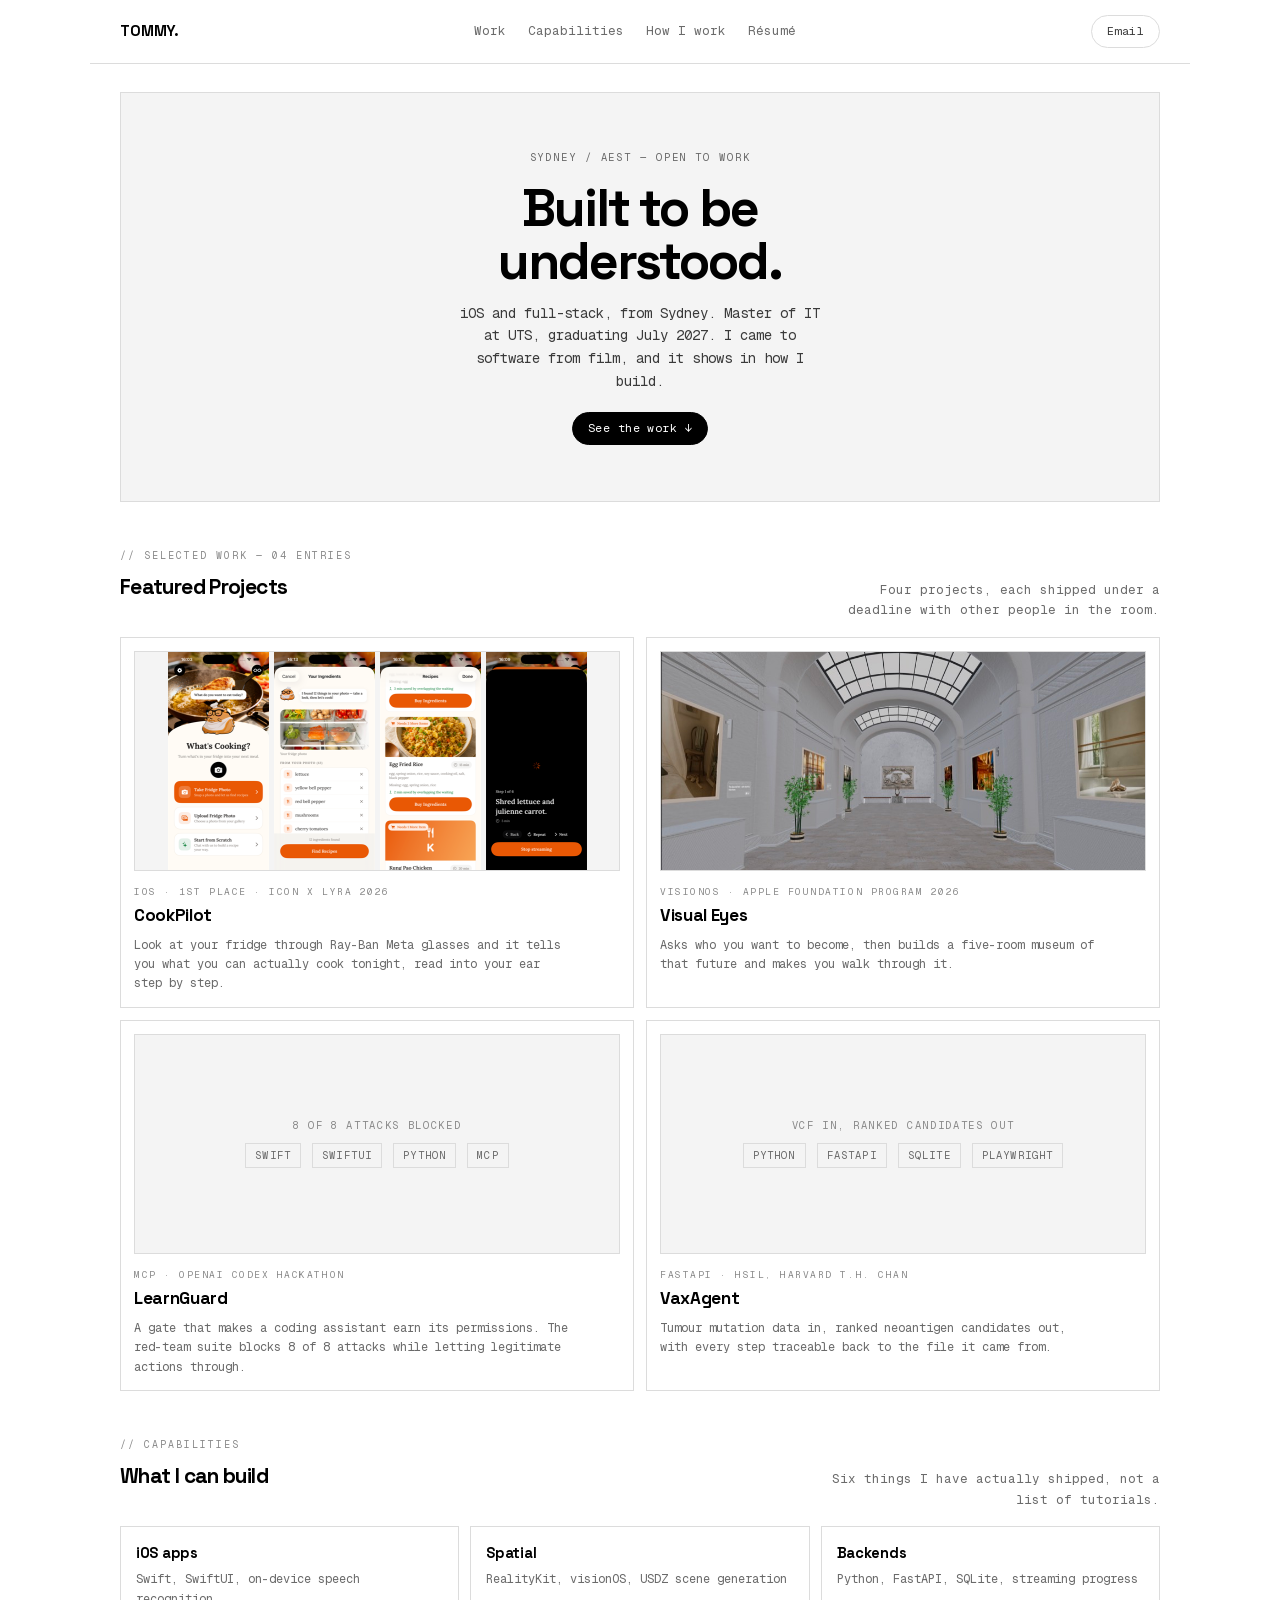
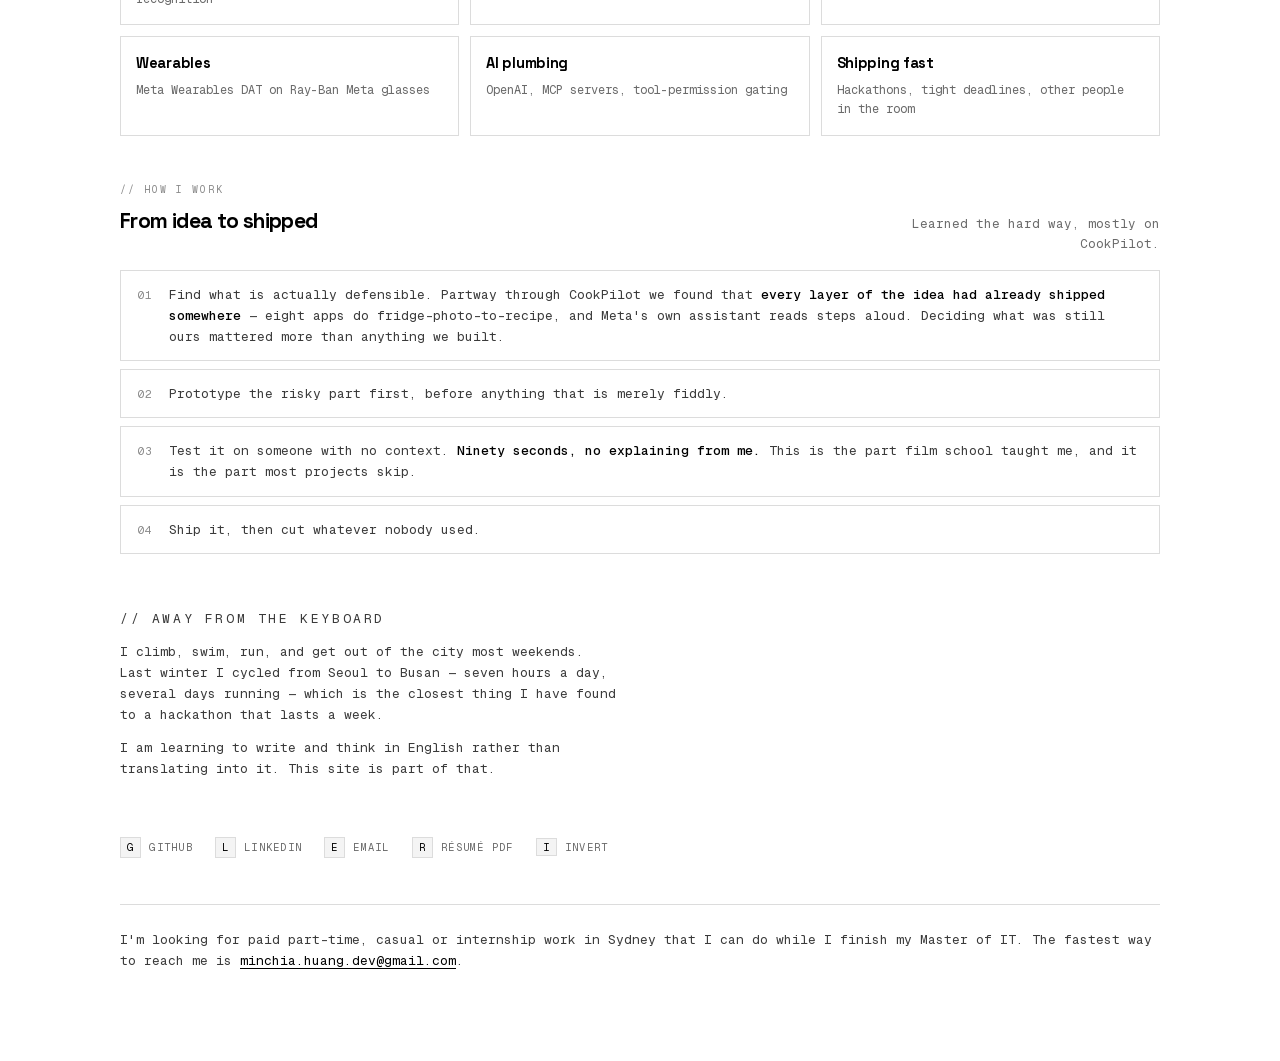
<file: index.html>
<!DOCTYPE html>
<html lang="en">
<head>
<meta charset="utf-8">
<meta name="viewport" content="width=device-width, initial-scale=1">
<title>Tommy Huang</title>
<meta name="description" content="Software engineering student in Sydney. I build iOS and full-stack products — most recently a hands-free cooking assistant for Ray-Ban Meta glasses.">
<link rel="canonical" href="https://minchiahuang.dev/">
<meta property="og:type" content="website">
<meta property="og:title" content="Tommy Huang — iOS and full-stack, built in Sydney">
<meta property="og:description" content="Master of IT at UTS. 1st place at the ICON x Lyra Hackathon for an iOS app built on Ray-Ban Meta glasses.">
<meta property="og:image" content="https://minchiahuang.dev/assets/og.jpg">
<meta property="og:url" content="https://minchiahuang.dev/">
<meta name="twitter:card" content="summary_large_image">
<link rel="icon" href="data:image/svg+xml,<svg xmlns='http://www.w3.org/2000/svg' viewBox='0 0 100 100'><text y='.9em' font-size='90'>👋</text></svg>">
<link rel="preload" href="assets/fonts/space-grotesk-var.woff2" as="font" type="font/woff2" crossorigin>
<link rel="preload" href="assets/fonts/geist-mono-var.woff2" as="font" type="font/woff2" crossorigin>
<link rel="stylesheet" href="style.css">
<script>try{var t=localStorage.getItem('theme');if(t)document.documentElement.setAttribute('data-theme',t)}catch(e){}</script>
</head>
<body>
<div class="wrap">

  <nav class="nav">
    <a class="brand" href="/">TOMMY.</a>
    <span class="links">
      <a href="#work">Work</a>
      <a href="#build">Capabilities</a>
      <a href="#how">How I work</a>
      <a href="TommyHuang_Resume.pdf">Résumé</a>
    </span>
    <a class="btn" href="mailto:minchia.huang.dev@gmail.com">Email</a>
  </nav>

  <header class="hero">
    <div class="status">Sydney / AEST — Open to work</div>
    <h1>Built to be<br>understood.</h1>
    <p class="lede">
      iOS and full-stack, from Sydney. Master of IT at UTS, graduating July 2027.
      I came to software from film, and it shows in how I build.
    </p>
    <a class="btn solid" href="#work">See the work ↓</a>
  </header>

  <section class="band" id="work">
    <p class="lbl">// Selected work — 04 entries</p>
    <div class="sechead">
      <h2>Featured Projects</h2>
      <p>Four projects, each shipped under a deadline with other people in the room.</p>
    </div>

    <div class="cards">
      <a class="card" href="cookpilot.html">
        <span class="shot phones">
          <img src="assets/cookpilot-home.png" alt="CookPilot home screen">
          <img src="assets/cookpilot-ingredients.png" alt="Ingredients identified from a fridge photo">
          <img src="assets/cookpilot-recipes.png" alt="Recipes ranked by what you already have">
          <img src="assets/cookpilot-cooking.png" alt="Hands-free step-by-step cooking view">
        </span>
        <span class="k">iOS · 1st place · ICON x Lyra 2026</span>
        <span class="t">CookPilot</span>
        <p>
          Look at your fridge through Ray-Ban Meta glasses and it tells you what you can
          actually cook tonight, read into your ear step by step.
        </p>
      </a>

      <a class="card" href="visual-eyes.html">
        <span class="shot fill">
          <img src="assets/ve-gallery.jpg" alt="The walkable 3D gallery with AI-generated images">
        </span>
        <span class="k">visionOS · Apple Foundation Program 2026</span>
        <span class="t">Visual Eyes</span>
        <p>
          Asks who you want to become, then builds a five-room museum of that future
          and makes you walk through it.
        </p>
      </a>

      <a class="card" href="https://github.com/minchiaHuang/LearnGuard">
        <span class="shot empty">
          <span>8 of 8 attacks blocked</span>
          <span><b>Swift</b> <b>SwiftUI</b> <b>Python</b> <b>MCP</b></span>
        </span>
        <span class="k">MCP · OpenAI Codex Hackathon</span>
        <span class="t">LearnGuard</span>
        <p>
          A gate that makes a coding assistant earn its permissions. The red-team suite
          blocks 8 of 8 attacks while letting legitimate actions through.
        </p>
      </a>

      <a class="card" href="https://github.com/minchiaHuang/VaxAgent">
        <span class="shot empty">
          <span>VCF in, ranked candidates out</span>
          <span><b>Python</b> <b>FastAPI</b> <b>SQLite</b> <b>Playwright</b></span>
        </span>
        <span class="k">FastAPI · HSIL, Harvard T.H. Chan</span>
        <span class="t">VaxAgent</span>
        <p>
          Tumour mutation data in, ranked neoantigen candidates out, with every step
          traceable back to the file it came from.
        </p>
      </a>
    </div>
  </section>

  <section class="band" id="build">
    <p class="lbl">// Capabilities</p>
    <div class="sechead">
      <h2>What I can build</h2>
      <p>Six things I have actually shipped, not a list of tutorials.</p>
    </div>
    <div class="grid6">
      <div class="cell"><h3>iOS apps</h3><p>Swift, SwiftUI, on-device speech recognition</p></div>
      <div class="cell"><h3>Spatial</h3><p>RealityKit, visionOS, USDZ scene generation</p></div>
      <div class="cell"><h3>Backends</h3><p>Python, FastAPI, SQLite, streaming progress</p></div>
      <div class="cell"><h3>Wearables</h3><p>Meta Wearables DAT on Ray-Ban Meta glasses</p></div>
      <div class="cell"><h3>AI plumbing</h3><p>OpenAI, MCP servers, tool-permission gating</p></div>
      <div class="cell"><h3>Shipping fast</h3><p>Hackathons, tight deadlines, other people in the room</p></div>
    </div>
  </section>

  <section class="band" id="how">
    <p class="lbl">// How I work</p>
    <div class="sechead">
      <h2>From idea to shipped</h2>
      <p>Learned the hard way, mostly on CookPilot.</p>
    </div>
    <div class="step">
      <em>01</em>
      <span>
        Find what is actually defensible. Partway through CookPilot we found that
        <b>every layer of the idea had already shipped somewhere</b> — eight apps do
        fridge-photo-to-recipe, and Meta's own assistant reads steps aloud. Deciding what
        was still ours mattered more than anything we built.
      </span>
    </div>
    <div class="step">
      <em>02</em>
      <span>Prototype the risky part first, before anything that is merely fiddly.</span>
    </div>
    <div class="step">
      <em>03</em>
      <span>
        Test it on someone with no context. <b>Ninety seconds, no explaining from me.</b>
        This is the part film school taught me, and it is the part most projects skip.
      </span>
    </div>
    <div class="step">
      <em>04</em>
      <span>Ship it, then cut whatever nobody used.</span>
    </div>
  </section>

  <section class="aside">
    <p class="lbl">// Away from the keyboard</p>
    <p>
      I climb, swim, run, and get out of the city most weekends. Last winter I cycled from
      Seoul to Busan — seven hours a day, several days running — which is the closest thing
      I have found to a hackathon that lasts a week.
    </p>
    <p>
      I am learning to write and think in English rather than translating into it. This site
      is part of that.
    </p>
  </section>

  <section class="aside">
    <nav class="keys" aria-label="Keyboard shortcuts">
      <a class="keycap" href="https://github.com/minchiaHuang"><span class="k">G</span><span>GitHub</span></a>
      <a class="keycap" href="https://www.linkedin.com/in/minchiahuang/"><span class="k">L</span><span>LinkedIn</span></a>
      <a class="keycap" href="mailto:minchia.huang.dev@gmail.com"><span class="k">E</span><span>Email</span></a>
      <a class="keycap" href="TommyHuang_Resume.pdf"><span class="k">R</span><span>Résumé PDF</span></a>
      <button class="keycap" type="button"><span class="k">I</span><span>Invert</span></button>
    </nav>
  </section>

  <footer>
    I'm looking for paid part-time, casual or internship work in Sydney that I can do
    while I finish my Master of IT. The fastest way to reach me is
    <a href="mailto:minchia.huang.dev@gmail.com">minchia.huang.dev@gmail.com</a>.
  </footer>

</div>
<script src="app.js"></script>
</body>
</html>
</file>
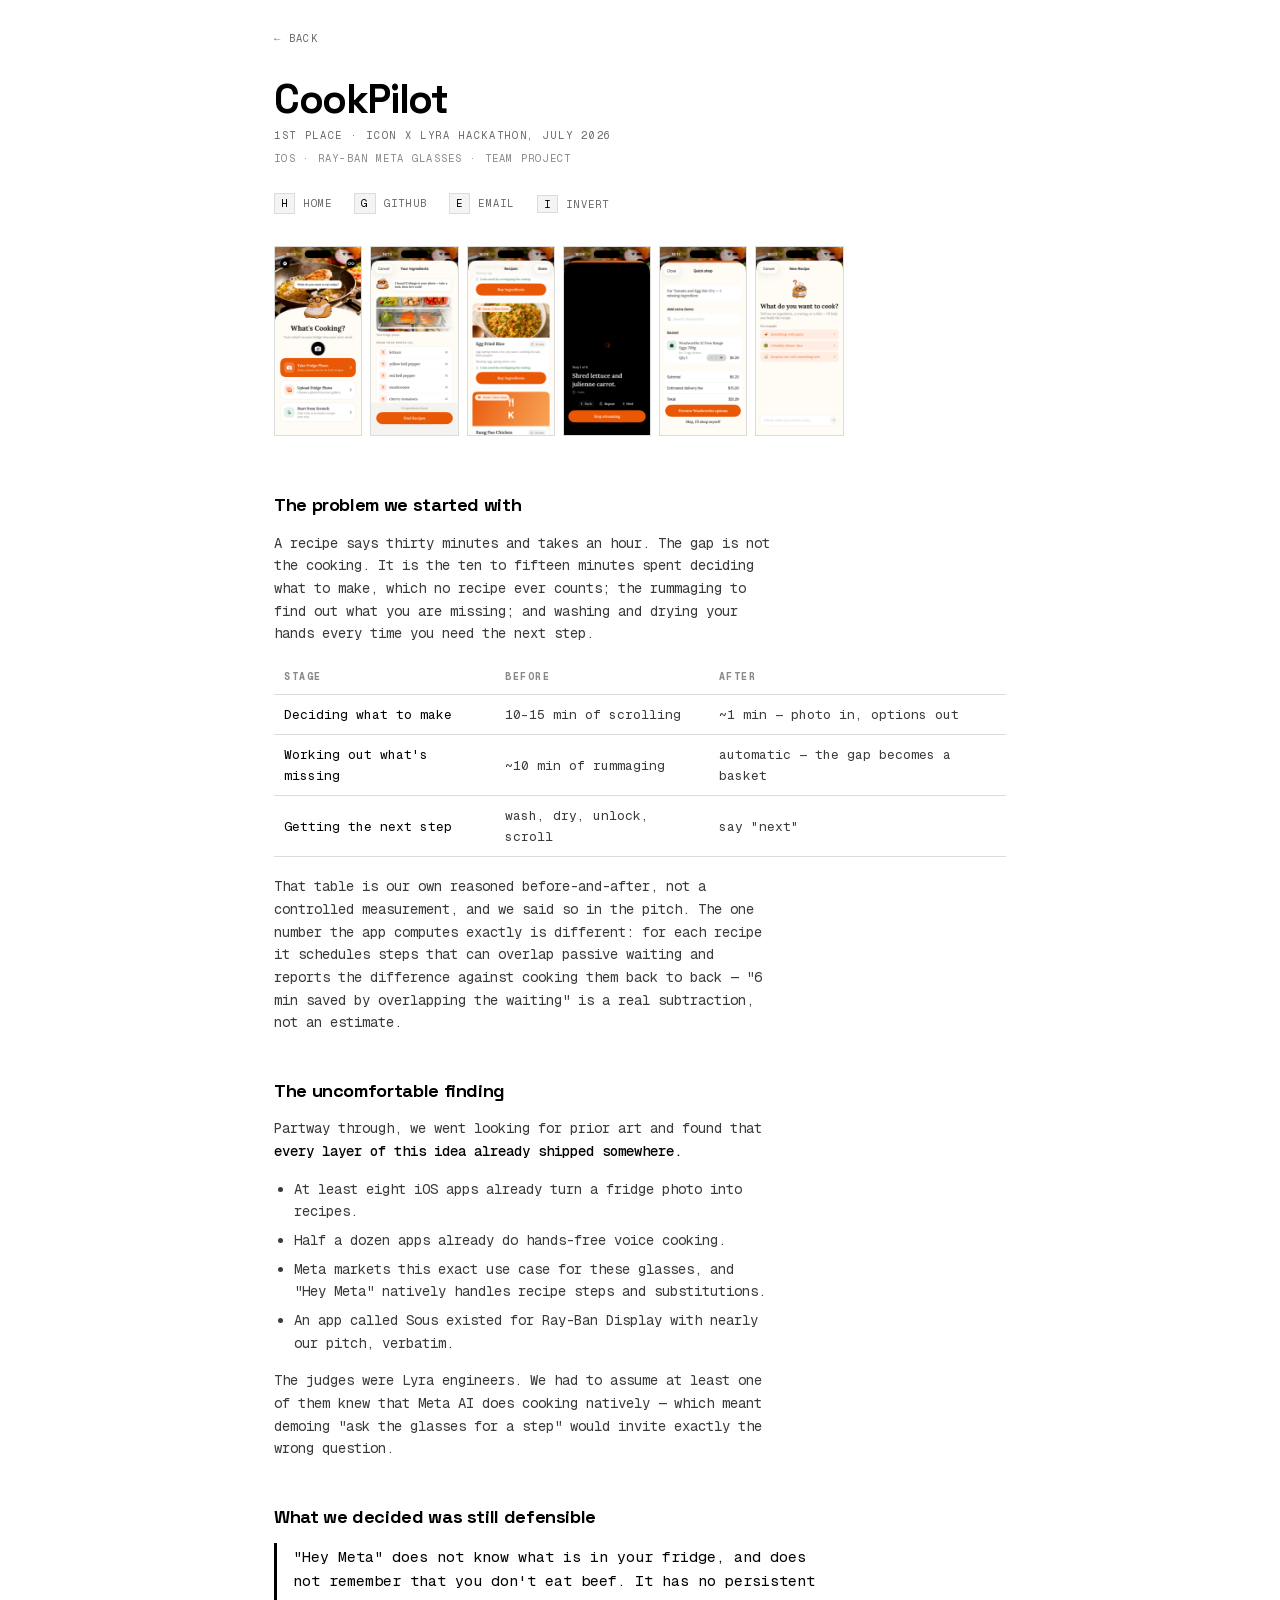
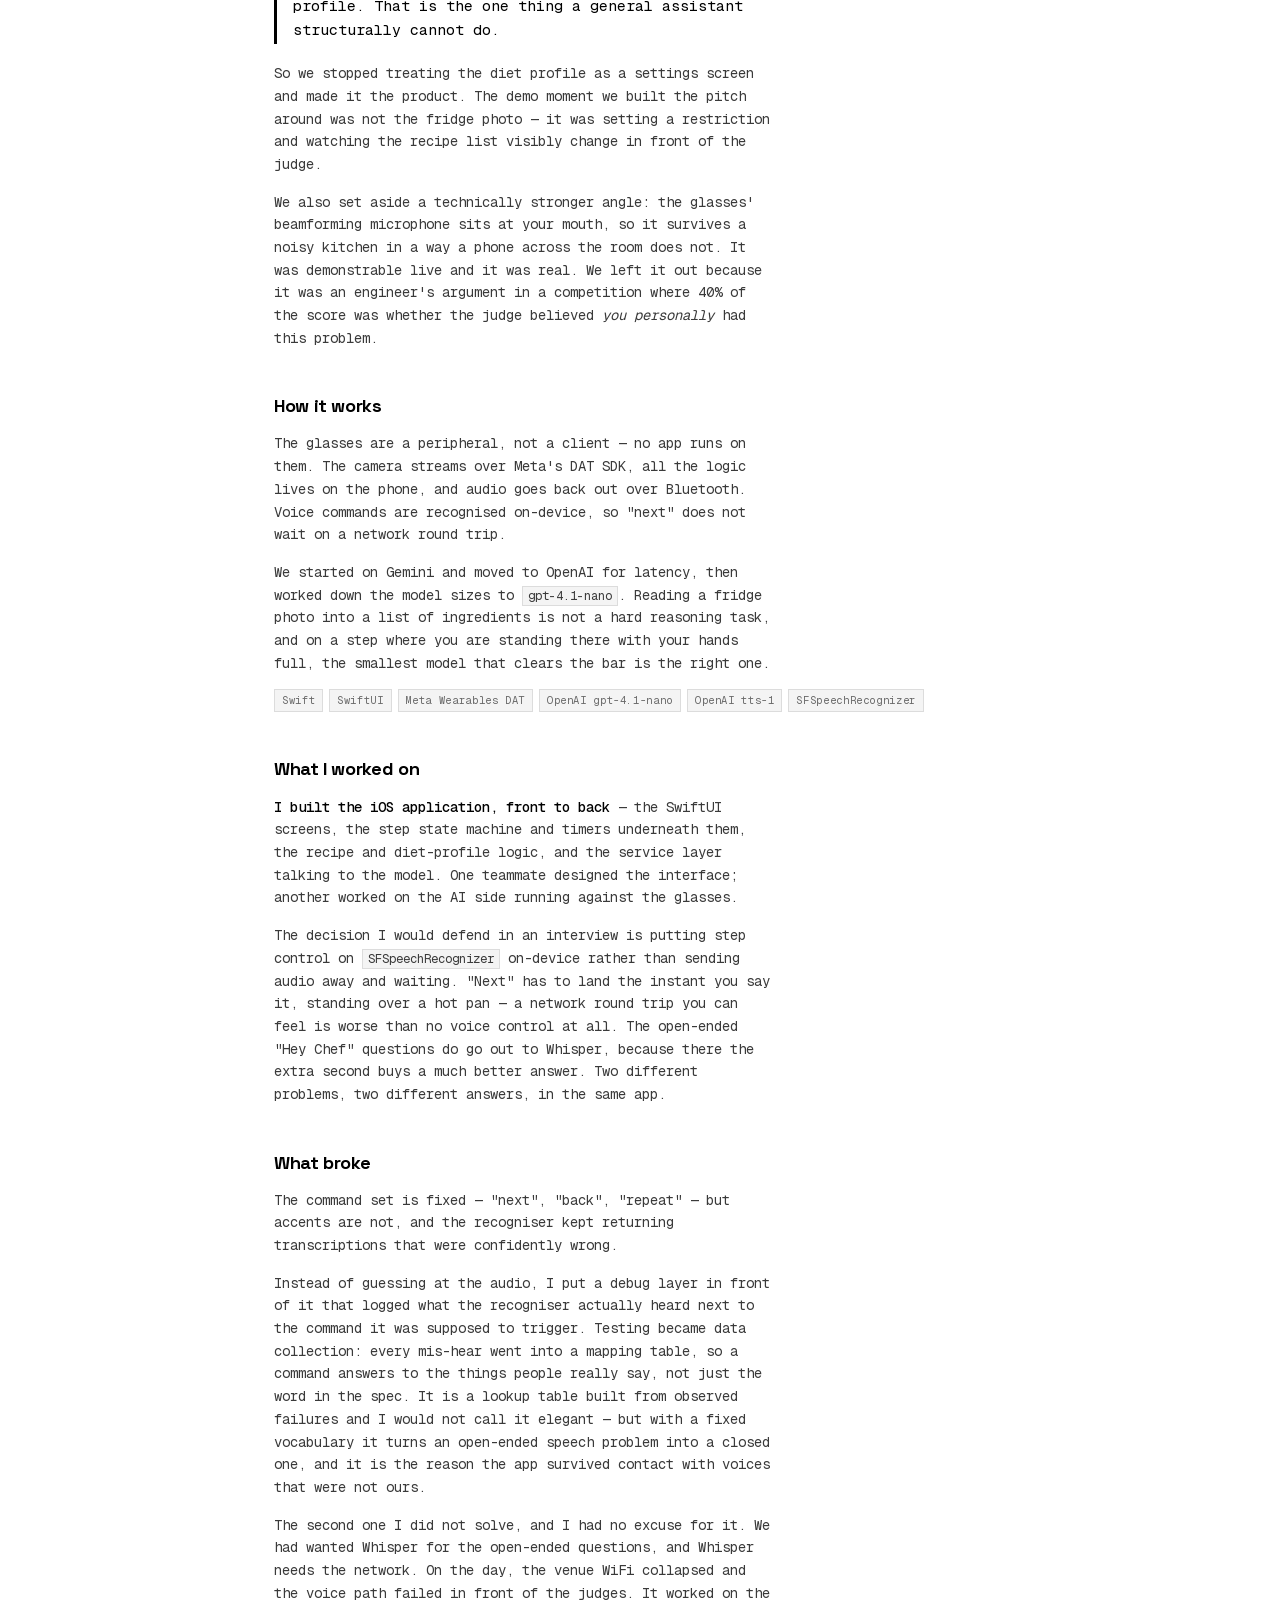
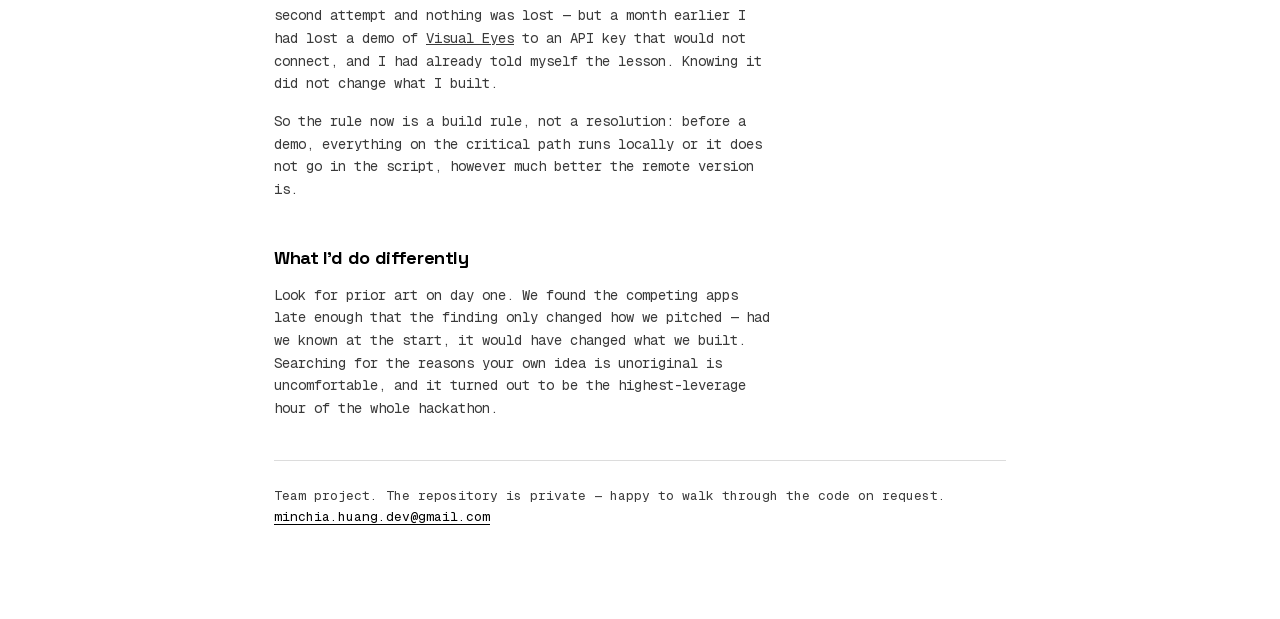
<file: cookpilot.html>
<!DOCTYPE html>
<html lang="en">
<head>
<meta charset="utf-8">
<meta name="viewport" content="width=device-width, initial-scale=1">
<title>CookPilot — Tommy Huang</title>
<meta name="description" content="How a fridge-photo cooking assistant for Ray-Ban Meta glasses won the ICON x Lyra Hackathon, after we found out every layer of the idea already existed.">
<link rel="canonical" href="https://minchiahuang.dev/cookpilot.html">
<meta property="og:type" content="article">
<meta property="og:title" content="CookPilot — how we won after finding out the idea already existed">
<meta property="og:description" content="Eight apps already turned a fridge photo into recipes. Deciding what was still defensible mattered more than anything we built.">
<meta property="og:image" content="https://minchiahuang.dev/assets/og.jpg">
<meta property="og:url" content="https://minchiahuang.dev/cookpilot.html">
<meta name="twitter:card" content="summary_large_image">
<link rel="icon" href="data:image/svg+xml,<svg xmlns='http://www.w3.org/2000/svg' viewBox='0 0 100 100'><text y='.9em' font-size='90'>👋</text></svg>">
<link rel="preload" href="assets/fonts/space-grotesk-var.woff2" as="font" type="font/woff2" crossorigin>
<link rel="preload" href="assets/fonts/geist-mono-var.woff2" as="font" type="font/woff2" crossorigin>
<link rel="stylesheet" href="style.css">
<script>try{var t=localStorage.getItem('theme');if(t)document.documentElement.setAttribute('data-theme',t)}catch(e){}</script>
</head>
<body>
<div class="wrap sub prose">

  <a class="back" href="./">← Back</a>

  <h1>CookPilot</h1>
  <p class="award">1st place · ICON x Lyra Hackathon, July 2026</p>
  <p class="role">iOS · Ray-Ban Meta glasses · team project</p>

  <nav class="keys" style="margin-bottom:30px">
    <a class="keycap" href="/"><span class="k">H</span><span>Home</span></a>
    <a class="keycap" href="https://github.com/minchiaHuang"><span class="k">G</span><span>GitHub</span></a>
    <a class="keycap" href="mailto:minchia.huang.dev@gmail.com"><span class="k">E</span><span>Email</span></a>
    <button class="keycap" type="button"><span class="k">I</span><span>Invert</span></button>
  </nav>

  <div class="shots phones">
    <img src="assets/cookpilot-home.png" alt="Home screen — take or upload a fridge photo">
    <img src="assets/cookpilot-ingredients.png" alt="Ingredients identified from the photo">
    <img src="assets/cookpilot-recipes.png" alt="Recipes ranked by what you already have">
    <img src="assets/cookpilot-cooking.png" alt="Hands-free step-by-step cooking">
    <img src="assets/cookpilot-basket.png" alt="Missing ingredients as a shopping basket">
    <img src="assets/cookpilot-chat.png" alt="Chat a recipe into existence">
  </div>

  <h2>The problem we started with</h2>
  <p>
    A recipe says thirty minutes and takes an hour. The gap is not the cooking. It is the ten to
    fifteen minutes spent deciding what to make, which no recipe ever counts; the rummaging to find
    out what you are missing; and washing and drying your hands every time you need the next step.
  </p>

  <table>
    <tr><th>Stage</th><th>Before</th><th>After</th></tr>
    <tr><td>Deciding what to make</td><td>10–15 min of scrolling</td><td>~1 min — photo in, options out</td></tr>
    <tr><td>Working out what's missing</td><td>~10 min of rummaging</td><td>automatic — the gap becomes a basket</td></tr>
    <tr><td>Getting the next step</td><td>wash, dry, unlock, scroll</td><td>say "next"</td></tr>
  </table>

  <p>
    That table is our own reasoned before-and-after, not a controlled measurement, and we said so in
    the pitch. The one number the app computes exactly is different: for each recipe it schedules
    steps that can overlap passive waiting and reports the difference against cooking them back to
    back — "6 min saved by overlapping the waiting" is a real subtraction, not an estimate.
  </p>

  <h2>The uncomfortable finding</h2>
  <p>
    Partway through, we went looking for prior art and found that <strong>every layer of this idea
    already shipped somewhere.</strong>
  </p>
  <ul>
    <li>At least eight iOS apps already turn a fridge photo into recipes.</li>
    <li>Half a dozen apps already do hands-free voice cooking.</li>
    <li>Meta markets this exact use case for these glasses, and "Hey Meta" natively handles recipe
        steps and substitutions.</li>
    <li>An app called Sous existed for Ray-Ban Display with nearly our pitch, verbatim.</li>
  </ul>
  <p>
    The judges were Lyra engineers. We had to assume at least one of them knew that Meta AI does
    cooking natively — which meant demoing "ask the glasses for a step" would invite exactly the
    wrong question.
  </p>

  <h2>What we decided was still defensible</h2>
  <p class="pull">
    "Hey Meta" does not know what is in your fridge, and does not remember that you don't eat beef.
    It has no persistent profile. That is the one thing a general assistant structurally cannot do.
  </p>
  <p>
    So we stopped treating the diet profile as a settings screen and made it the product. The demo
    moment we built the pitch around was not the fridge photo — it was setting a restriction and
    watching the recipe list visibly change in front of the judge.
  </p>
  <p>
    We also set aside a technically stronger angle: the glasses' beamforming microphone sits at your
    mouth, so it survives a noisy kitchen in a way a phone across the room does not. It was
    demonstrable live and it was real. We left it out because it was an engineer's argument in a
    competition where 40% of the score was whether the judge believed <em>you personally</em> had
    this problem.
  </p>

  <h2>How it works</h2>
  <p>
    The glasses are a peripheral, not a client — no app runs on them. The camera streams over
    Meta's DAT SDK, all the logic lives on the phone, and audio goes back out over Bluetooth.
    Voice commands are recognised on-device, so "next" does not wait on a network round trip.
  </p>
  <p>
    We started on Gemini and moved to OpenAI for latency, then worked down the model sizes to
    <code>gpt-4.1-nano</code>. Reading a fridge photo into a list of ingredients is not a hard
    reasoning task, and on a step where you are standing there with your hands full, the smallest
    model that clears the bar is the right one.
  </p>
  <div class="stack">
    <span>Swift</span><span>SwiftUI</span><span>Meta Wearables DAT</span>
    <span>OpenAI gpt-4.1-nano</span><span>OpenAI tts-1</span><span>SFSpeechRecognizer</span>
  </div>

  <h2>What I worked on</h2>
  <p>
    <strong>I built the iOS application, front to back</strong> — the SwiftUI screens, the step state
    machine and timers underneath them, the recipe and diet-profile logic, and the service layer
    talking to the model. One teammate designed the interface; another worked on the AI side running
    against the glasses.
  </p>
  <p>
    The decision I would defend in an interview is putting step control on
    <code>SFSpeechRecognizer</code> on-device rather than sending audio away and waiting. "Next" has
    to land the instant you say it, standing over a hot pan — a network round trip you can feel is
    worse than no voice control at all. The open-ended "Hey Chef" questions do go out to Whisper,
    because there the extra second buys a much better answer. Two different problems, two different
    answers, in the same app.
  </p>

  <h2>What broke</h2>
  <p>
    The command set is fixed — "next", "back", "repeat" — but accents are not, and the recogniser
    kept returning transcriptions that were confidently wrong.
  </p>
  <p>
    Instead of guessing at the audio, I put a debug layer in front of it that logged what the
    recogniser actually heard next to the command it was supposed to trigger. Testing became data
    collection: every mis-hear went into a mapping table, so a command answers to the things people
    really say, not just the word in the spec. It is a lookup table built from observed failures and
    I would not call it elegant — but with a fixed vocabulary it turns an open-ended speech problem
    into a closed one, and it is the reason the app survived contact with voices that were not ours.
  </p>
  <p>
    The second one I did not solve, and I had no excuse for it. We had wanted Whisper for the
    open-ended questions, and Whisper needs the network. On the day, the venue WiFi collapsed and
    the voice path failed in front of the judges. It worked on the second attempt and nothing was
    lost — but a month earlier I had lost a demo of
    <a href="visual-eyes.html">Visual Eyes</a> to an API key that would not connect, and I had
    already told myself the lesson. Knowing it did not change what I built.
  </p>
  <p>
    So the rule now is a build rule, not a resolution: before a demo, everything on the critical
    path runs locally or it does not go in the script, however much better the remote version is.
  </p>

  <h2>What I'd do differently</h2>
  <p>
    Look for prior art on day one. We found the competing apps late enough that the finding only
    changed how we pitched — had we known at the start, it would have changed what we built.
    Searching for the reasons your own idea is unoriginal is uncomfortable, and it turned out to be
    the highest-leverage hour of the whole hackathon.
  </p>

  <footer>
    Team project. The repository is private — happy to walk through the code on request.
    <a href="mailto:minchia.huang.dev@gmail.com">minchia.huang.dev@gmail.com</a>
  </footer>

</div>
<script src="app.js"></script>
</body>
</html>
</file>
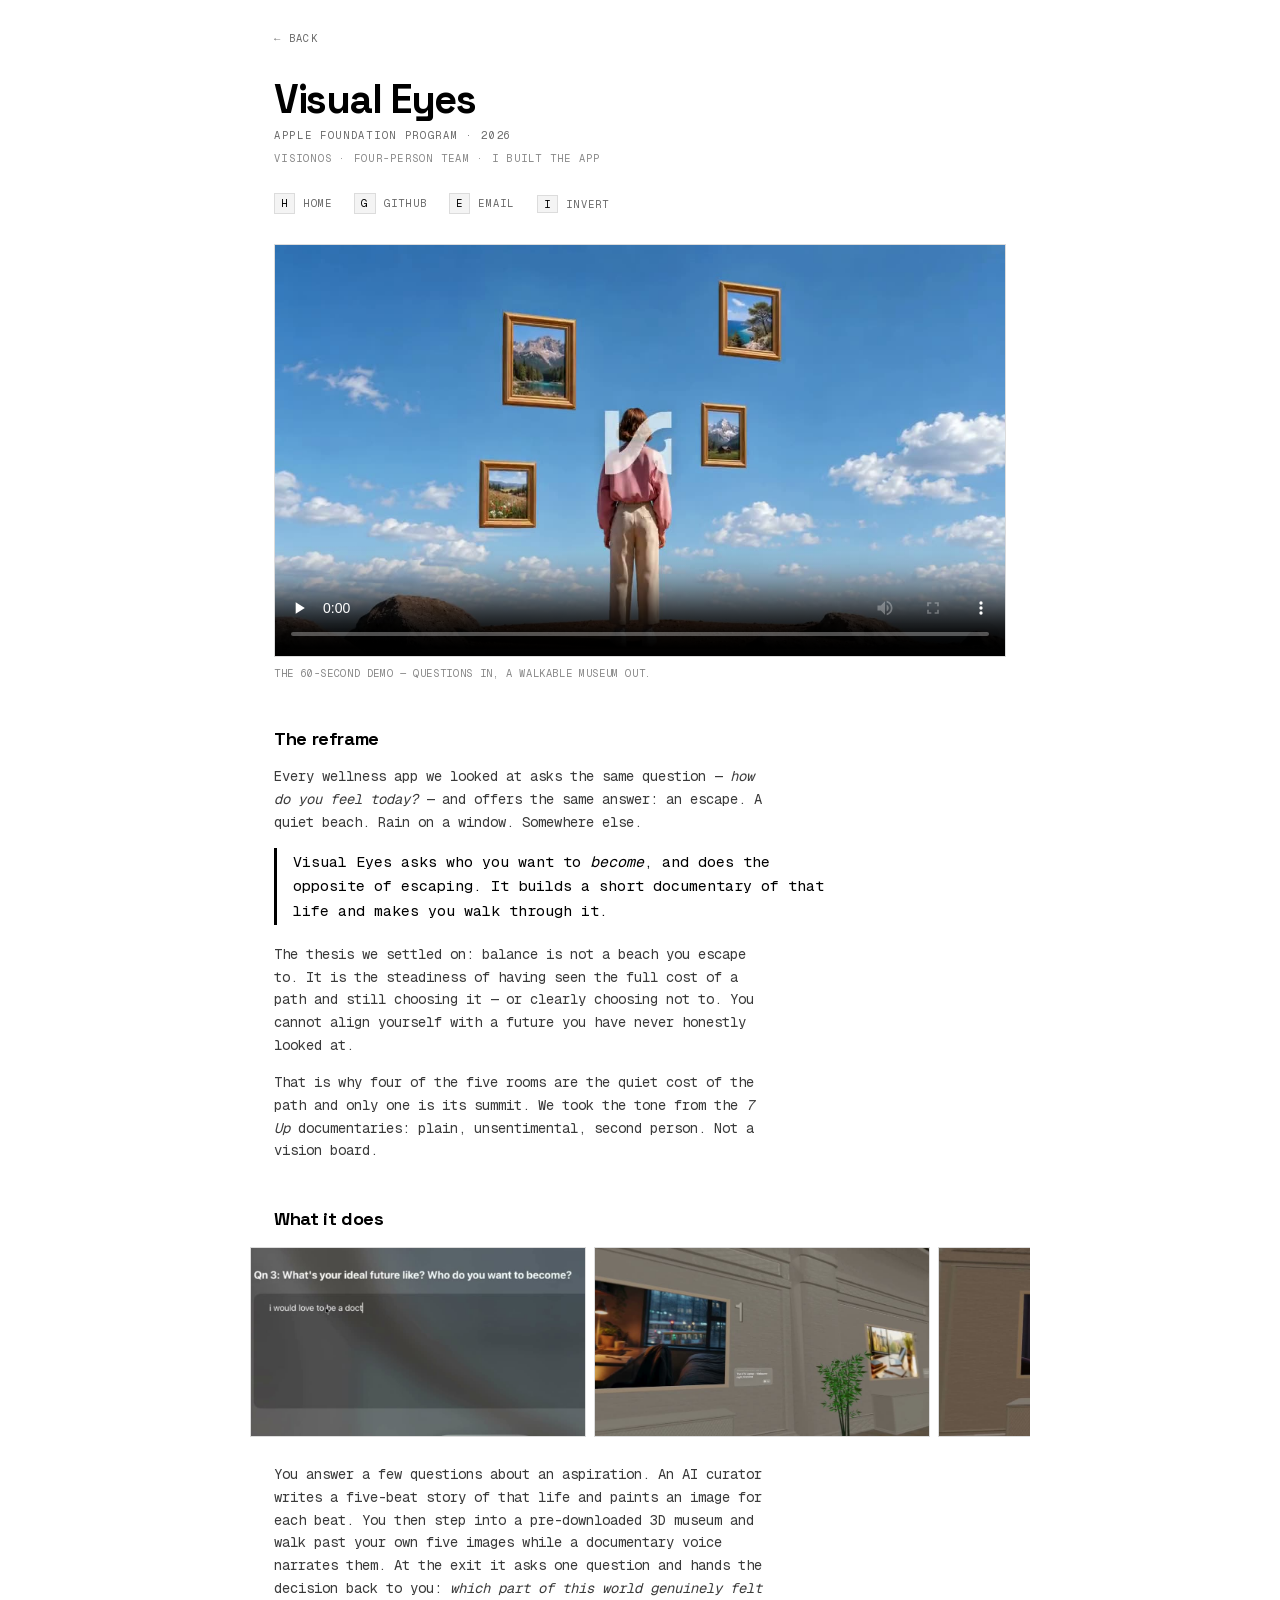
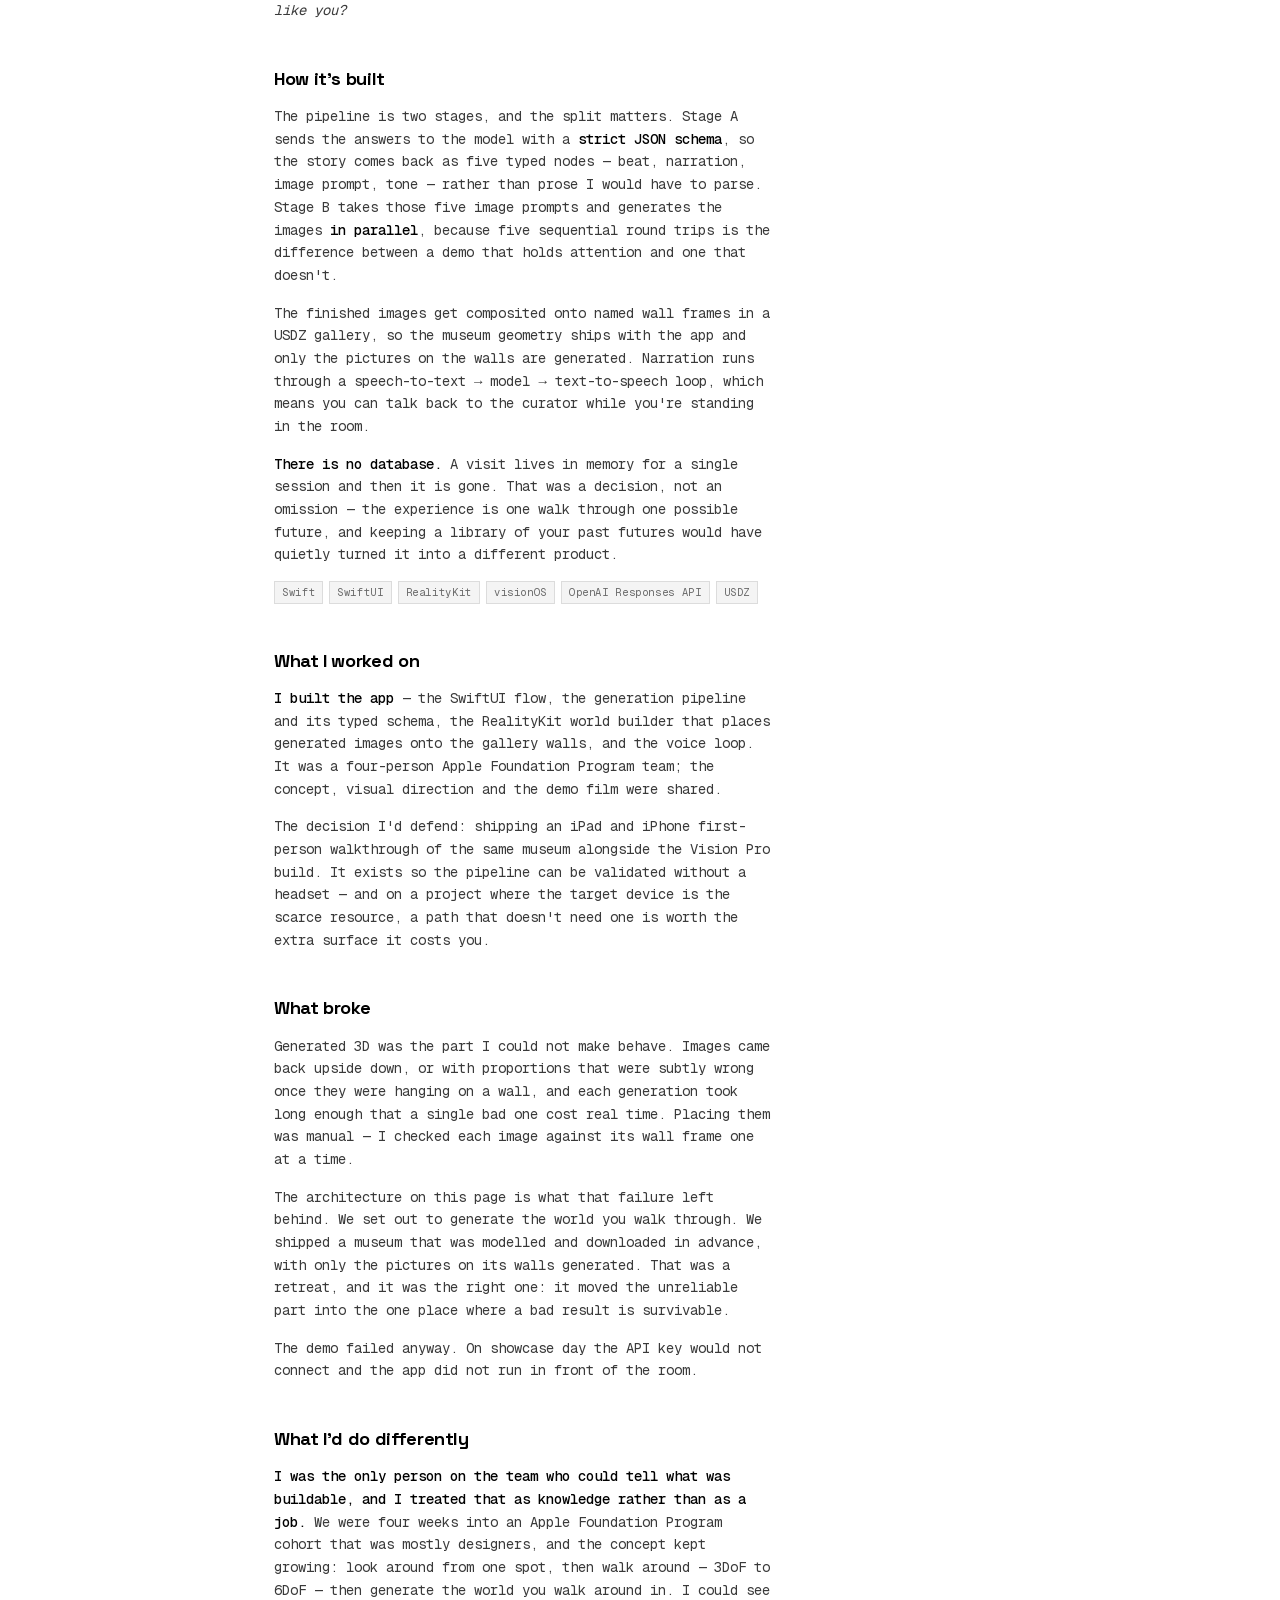
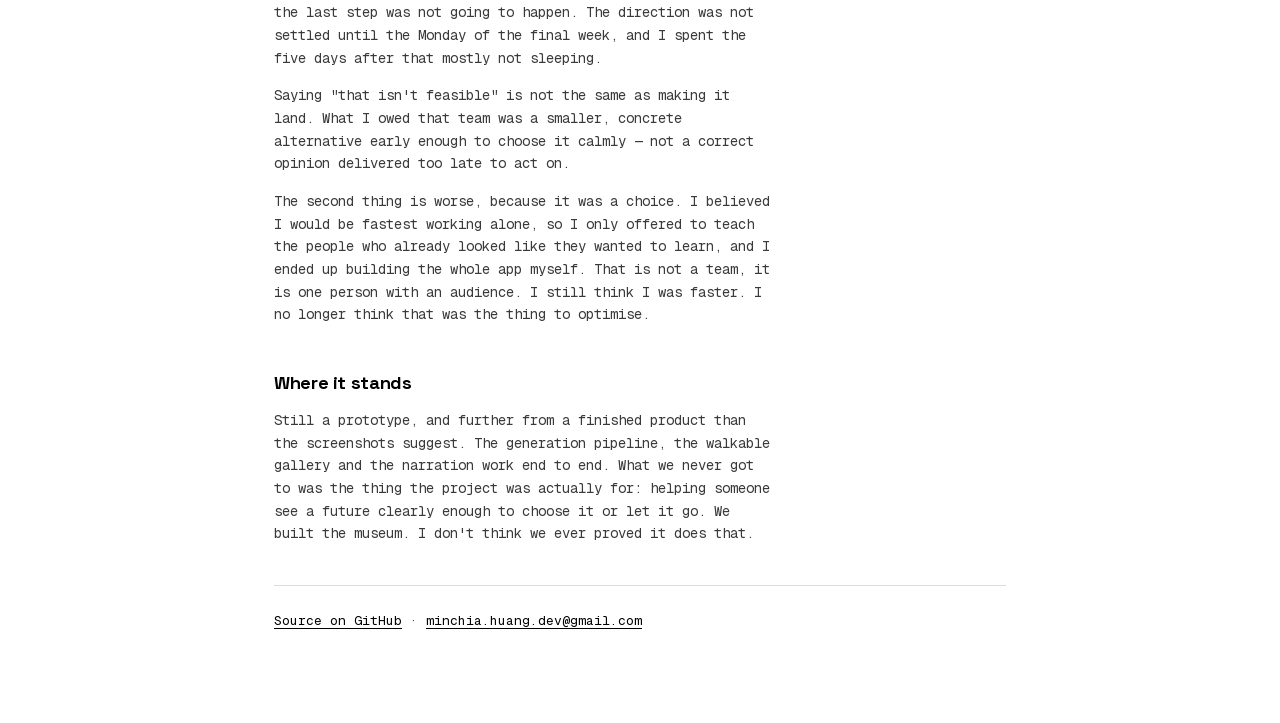
<file: visual-eyes.html>
<!DOCTYPE html>
<html lang="en">
<head>
<meta charset="utf-8">
<meta name="viewport" content="width=device-width, initial-scale=1">
<title>Visual Eyes — Tommy Huang</title>
<meta name="description" content="A visionOS app that asks who you want to become, then builds a walkable museum of that future — mostly its cost, not its glory. Apple Foundation Program.">
<link rel="canonical" href="https://minchiahuang.dev/visual-eyes.html">
<meta property="og:type" content="article">
<meta property="og:title" content="Visual Eyes — a museum of the future you say you want">
<meta property="og:description" content="A visionOS app that asks who you want to become, then shows that future honestly — mostly its cost. Apple Foundation Program.">
<meta property="og:image" content="https://minchiahuang.dev/assets/ve-gallery.jpg">
<meta property="og:url" content="https://minchiahuang.dev/visual-eyes.html">
<meta name="twitter:card" content="summary_large_image">
<link rel="icon" href="data:image/svg+xml,<svg xmlns='http://www.w3.org/2000/svg' viewBox='0 0 100 100'><text y='.9em' font-size='90'>👋</text></svg>">
<link rel="preload" href="assets/fonts/space-grotesk-var.woff2" as="font" type="font/woff2" crossorigin>
<link rel="preload" href="assets/fonts/geist-mono-var.woff2" as="font" type="font/woff2" crossorigin>
<link rel="stylesheet" href="style.css">
<script>try{var t=localStorage.getItem('theme');if(t)document.documentElement.setAttribute('data-theme',t)}catch(e){}</script>
</head>
<body>
<div class="wrap sub prose">

  <a class="back" href="./">← Back</a>

  <h1>Visual Eyes</h1>
  <p class="award">Apple Foundation Program · 2026</p>
  <p class="role">visionOS · four-person team · I built the app</p>

  <nav class="keys" style="margin-bottom:30px">
    <a class="keycap" href="/"><span class="k">H</span><span>Home</span></a>
    <a class="keycap" href="https://github.com/minchiaHuang"><span class="k">G</span><span>GitHub</span></a>
    <a class="keycap" href="mailto:minchia.huang.dev@gmail.com"><span class="k">E</span><span>Email</span></a>
    <button class="keycap" type="button"><span class="k">I</span><span>Invert</span></button>
  </nav>

  <figure>
    <video controls preload="none" poster="assets/visual-eyes-poster.jpg">
      <source src="assets/visual-eyes-demo.mp4" type="video/mp4">
      Your browser doesn't support embedded video.
      <a href="assets/visual-eyes-demo.mp4">Download the demo instead.</a>
    </video>
    <figcaption>The 60-second demo — questions in, a walkable museum out.</figcaption>
  </figure>

  <h2>The reframe</h2>
  <p>
    Every wellness app we looked at asks the same question — <em>how do you feel today?</em> — and
    offers the same answer: an escape. A quiet beach. Rain on a window. Somewhere else.
  </p>
  <p class="pull">
    Visual Eyes asks who you want to <em>become</em>, and does the opposite of escaping. It builds a
    short documentary of that life and makes you walk through it.
  </p>
  <p>
    The thesis we settled on: balance is not a beach you escape to. It is the steadiness of having
    seen the full cost of a path and still choosing it — or clearly choosing not to. You cannot align
    yourself with a future you have never honestly looked at.
  </p>
  <p>
    That is why four of the five rooms are the quiet cost of the path and only one is its summit.
    We took the tone from the <em>7 Up</em> documentaries: plain, unsentimental, second person.
    Not a vision board.
  </p>

  <h2>What it does</h2>
  <div class="shots wide">
    <img src="assets/ve-question.jpg" alt="The questionnaire — what's your ideal future like?">
    <img src="assets/ve-room-night.jpg" alt="A generated museum room shown on the wall">
    <img src="assets/ve-room-desk.jpg" alt="Another room of the generated museum">
    <img src="assets/ve-gallery.jpg" alt="The walkable gallery with five generated images on the walls">
    <img src="assets/ve-closing.jpg" alt="The closing question — which part of this world genuinely felt like you?">
  </div>
  <p>
    You answer a few questions about an aspiration. An AI curator writes a five-beat story of that
    life and paints an image for each beat. You then step into a pre-downloaded 3D museum and walk
    past your own five images while a documentary voice narrates them. At the exit it asks one
    question and hands the decision back to you: <em>which part of this world genuinely felt like
    you?</em>
  </p>

  <h2>How it's built</h2>
  <p>
    The pipeline is two stages, and the split matters. Stage A sends the answers to the model with a
    <strong>strict JSON schema</strong>, so the story comes back as five typed nodes — beat,
    narration, image prompt, tone — rather than prose I would have to parse. Stage B takes those
    five image prompts and generates the images <strong>in parallel</strong>, because five sequential
    round trips is the difference between a demo that holds attention and one that doesn't.
  </p>
  <p>
    The finished images get composited onto named wall frames in a USDZ gallery, so the museum
    geometry ships with the app and only the pictures on the walls are generated. Narration runs
    through a speech-to-text → model → text-to-speech loop, which means you can talk back to the
    curator while you're standing in the room.
  </p>
  <p>
    <strong>There is no database.</strong> A visit lives in memory for a single session and then it
    is gone. That was a decision, not an omission — the experience is one walk through one possible
    future, and keeping a library of your past futures would have quietly turned it into a different
    product.
  </p>
  <div class="stack">
    <span>Swift</span><span>SwiftUI</span><span>RealityKit</span><span>visionOS</span>
    <span>OpenAI Responses API</span><span>USDZ</span>
  </div>

  <h2>What I worked on</h2>
  <p>
    <strong>I built the app</strong> — the SwiftUI flow, the generation pipeline and its typed
    schema, the RealityKit world builder that places generated images onto the gallery walls, and
    the voice loop. It was a four-person Apple Foundation Program team; the concept, visual direction
    and the demo film were shared.
  </p>
  <p>
    The decision I'd defend: shipping an iPad and iPhone first-person walkthrough of the same museum
    alongside the Vision Pro build. It exists so the pipeline can be validated without a headset —
    and on a project where the target device is the scarce resource, a path that doesn't need one is
    worth the extra surface it costs you.
  </p>

  <h2>What broke</h2>
  <p>
    Generated 3D was the part I could not make behave. Images came back upside down, or with
    proportions that were subtly wrong once they were hanging on a wall, and each generation took
    long enough that a single bad one cost real time. Placing them was manual — I checked each
    image against its wall frame one at a time.
  </p>
  <p>
    The architecture on this page is what that failure left behind. We set out to generate the
    world you walk through. We shipped a museum that was modelled and downloaded in advance, with
    only the pictures on its walls generated. That was a retreat, and it was the right one: it
    moved the unreliable part into the one place where a bad result is survivable.
  </p>
  <p>
    The demo failed anyway. On showcase day the API key would not connect and the app did not run
    in front of the room.
  </p>

  <h2>What I'd do differently</h2>
  <p>
    <strong>I was the only person on the team who could tell what was buildable, and I treated that
    as knowledge rather than as a job.</strong> We were four weeks into an Apple Foundation Program
    cohort that was mostly designers, and the concept kept growing: look around from one spot, then
    walk around — 3DoF to 6DoF — then generate the world you walk around in. I could see the last
    step was not going to happen. The direction was not settled until the Monday of the final week,
    and I spent the five days after that mostly not sleeping.
  </p>
  <p>
    Saying "that isn't feasible" is not the same as making it land. What I owed that team was a
    smaller, concrete alternative early enough to choose it calmly — not a correct opinion delivered
    too late to act on.
  </p>
  <p>
    The second thing is worse, because it was a choice. I believed I would be fastest working alone,
    so I only offered to teach the people who already looked like they wanted to learn, and I ended
    up building the whole app myself. That is not a team, it is one person with an audience. I still
    think I was faster. I no longer think that was the thing to optimise.
  </p>

  <h2>Where it stands</h2>
  <p>
    Still a prototype, and further from a finished product than the screenshots suggest. The
    generation pipeline, the walkable gallery and the narration work end to end. What we never got
    to was the thing the project was actually for: helping someone see a future clearly enough to
    choose it or let it go. We built the museum. I don't think we ever proved it does that.
  </p>

  <footer>
    <a href="https://github.com/minchiaHuang/Vision-Pro">Source on GitHub</a> ·
    <a href="mailto:minchia.huang.dev@gmail.com">minchia.huang.dev@gmail.com</a>
  </footer>

</div>
<script src="app.js"></script>
</body>
</html>
</file>
<file: style.css>
/* Shared styles — index, case studies, 404.
   Direction: monochrome. No accent colour anywhere; hierarchy comes from
   inversion, hairlines, size/weight contrast, and wide-tracked uppercase.
   Space Grotesk carries display, Geist Mono carries everything else. */

/* Variable fonts — one file spans each family's weight range. */
@font-face {
  font-family: "Space Grotesk";
  src: url("assets/fonts/space-grotesk-var.woff2") format("woff2-variations"),
       url("assets/fonts/space-grotesk-var.woff2") format("woff2");
  font-weight: 300 700;
  font-style: normal;
  font-display: swap;
}
@font-face {
  font-family: "Geist Mono";
  src: url("assets/fonts/geist-mono-var.woff2") format("woff2-variations"),
       url("assets/fonts/geist-mono-var.woff2") format("woff2");
  font-weight: 100 900;
  font-style: normal;
  font-display: swap;
}

:root {
  --bg:     #000000;
  --panel:  #0d0d0d;
  --fg:     #ffffff;
  --body:   #c2c2c2;
  --dim:    #8c8c8c;
  --faint:  #606060;
  --line:   #242424;
  /* Kept for parity with the token set; in monochrome it equals --fg and is
     used only on inverted surfaces, never as a hue. */
  --acc:    #ffffff;

  --disp: "Space Grotesk", -apple-system, BlinkMacSystemFont, sans-serif;
  --mono: "Geist Mono", ui-monospace, SFMono-Regular, Menlo, monospace;
}

/* No-JS / first paint: follow the system. */
@media (prefers-color-scheme: light) {
  :root {
    --bg:     #ffffff;
    --panel:  #f4f4f4;
    --fg:     #000000;
    --body:   #3a3a3a;
    --dim:    #6a6a6a;
    --faint:  #8a8a8a;
    --line:   #dcdcdc;
    --acc:    #000000;
  }
}

/* INVERT overrides the system in both directions. */
:root[data-theme="dark"] {
  --bg: #000000; --panel: #0d0d0d; --fg: #ffffff; --body: #c2c2c2;
  --dim: #8c8c8c; --faint: #606060; --line: #242424; --acc: #ffffff;
}
:root[data-theme="light"] {
  --bg: #ffffff; --panel: #f4f4f4; --fg: #000000; --body: #3a3a3a;
  --dim: #6a6a6a; --faint: #8a8a8a; --line: #dcdcdc; --acc: #000000;
}

* { box-sizing: border-box; }

body {
  margin: 0;
  background: var(--bg);
  color: var(--fg);
  font-family: var(--mono);
  font-size: 14px;
  line-height: 1.62;
  -webkit-font-smoothing: antialiased;
}

a { color: inherit; }

/* Focus is visible and identical for mouse and keyboard — with no accent
   colour to lean on, the outline has to do the work. */
:focus-visible {
  outline: 2px solid var(--fg);
  outline-offset: 3px;
}

.wrap { max-width: 1100px; margin: 0 auto; padding: 0 0 90px; }
.wrap.sub { max-width: 780px; padding: 26px 24px 92px; }

/* ---------- shared chrome ---------- */
.lbl {
  font-family: var(--mono);
  font-size: 10px;
  letter-spacing: 0.2em;
  text-transform: uppercase;
  color: var(--faint);
  margin: 0 0 6px;
}

.sechead {
  display: flex;
  align-items: baseline;
  justify-content: space-between;
  gap: 24px;
  margin-bottom: 16px;
}
.sechead h2 {
  font-family: var(--disp);
  font-size: 21px;
  font-weight: 700;
  letter-spacing: -0.03em;
  color: var(--fg);
  margin: 0;
}
.sechead p {
  color: var(--dim);
  font-size: 12.5px;
  margin: 0;
  max-width: 330px;
  text-align: right;
}

/* ---------- index: nav ---------- */
.nav {
  display: flex;
  align-items: center;
  justify-content: space-between;
  gap: 20px;
  padding: 15px 30px;
  border-bottom: 1px solid var(--line);
}
.brand {
  font-family: var(--disp);
  font-size: 15px;
  font-weight: 700;
  letter-spacing: -0.01em;
  text-decoration: none;
}
.nav .links { display: flex; gap: 22px; }
.nav .links a {
  color: var(--dim);
  font-size: 12.5px;
  text-decoration: none;
}
.nav .links a:hover { color: var(--fg); }

/* The one inverted surface — this is how emphasis works without colour. */
.btn {
  display: inline-block;
  font-family: var(--mono);
  font-size: 11.5px;
  letter-spacing: 0.04em;
  text-decoration: none;
  border: 1px solid var(--line);
  border-radius: 100px;
  padding: 6px 15px;
  color: var(--body);
}
.btn:hover { border-color: var(--fg); color: var(--fg); }
.btn.solid {
  background: var(--fg);
  border-color: var(--fg);
  color: var(--bg);
}
.btn.solid:hover { opacity: 0.82; color: var(--bg); }

/* ---------- index: hero ---------- */
.hero {
  margin: 28px 30px 0;
  padding: 56px 28px;
  border: 1px solid var(--line);
  background: var(--panel);
  text-align: center;
}
.hero .status {
  font-family: var(--mono);
  font-size: 10.5px;
  letter-spacing: 0.18em;
  text-transform: uppercase;
  color: var(--dim);
  margin-bottom: 16px;
}
.hero h1 {
  font-family: var(--disp);
  font-size: clamp(32px, 5vw, 52px);
  font-weight: 700;
  line-height: 1.02;
  letter-spacing: -0.04em;
  margin: 0 0 14px;
}
.hero .lede {
  color: var(--body);
  font-size: 14px;
  max-width: 46ch;
  margin: 0 auto 20px;
}

/* ---------- index: sections ---------- */
.band { padding: 46px 30px 0; }

.cards {
  display: grid;
  grid-template-columns: repeat(2, 1fr);
  gap: 12px;
}
.card {
  display: block;
  border: 1px solid var(--line);
  padding: 13px;
  text-decoration: none;
  transition: border-color 0.16s ease, transform 0.16s ease;
}
.card:hover { border-color: var(--fg); transform: translateY(-2px); }
.card .shot {
  height: 220px;
  margin-bottom: 13px;
  background: var(--panel);
  border: 1px solid var(--line);
  display: flex;
  align-items: center;
  justify-content: center;
  gap: 5px;
  overflow: hidden;
}

/* Phone captures are 202x440, so 220px tall is the largest that stays sharp on
   a 2x display — never scale them past this. Four fit the card's 488px of inner
   width (4 x 101 + gaps); a fifth would overflow. */
.card .shot.phones img { height: 220px; width: auto; display: block; }

/* Wide stills have no such ceiling, so they fill the frame instead of floating
   in the middle of it. */
.card .shot.fill img {
  width: 100%; height: 100%;
  object-fit: cover; display: block;
}

/* No capture exists for these two, so the frame carries the stack instead of an
   empty box pretending to be an image. */
.card .shot.empty {
  flex-direction: column;
  gap: 7px;
  font-family: var(--mono);
  font-size: 10.5px;
  letter-spacing: 0.16em;
  text-transform: uppercase;
  color: var(--faint);
}
.card .shot.empty b {
  display: inline-block;   /* inline padding would not clear the line box */
  font-weight: 400;
  border: 1px solid var(--line);
  padding: 3px 9px;
  margin: 2px;
  color: var(--dim);
  letter-spacing: 0.1em;
}

.card .k {
  display: block;
  font-family: var(--mono);
  font-size: 9.5px;
  letter-spacing: 0.16em;
  text-transform: uppercase;
  color: var(--faint);
}
.card .t {
  display: block;
  font-family: var(--disp);
  font-size: 17px;
  font-weight: 700;
  letter-spacing: -0.02em;
  color: var(--fg);
  margin: 3px 0 6px;
}
.card p { color: var(--dim); font-size: 12px; margin: 0; }

.grid6 {
  display: grid;
  grid-template-columns: repeat(3, 1fr);
  gap: 11px;
}
.cell { border: 1px solid var(--line); padding: 15px; }
.cell h3 {
  font-family: var(--disp);
  font-size: 14.5px;
  font-weight: 700;
  letter-spacing: -0.02em;
  margin: 0 0 5px;
  color: var(--fg);
}
.cell p { color: var(--dim); font-size: 12px; margin: 0; }

.step {
  display: flex;
  gap: 16px;
  align-items: baseline;
  border: 1px solid var(--line);
  padding: 13px 16px;
  margin-bottom: 8px;
  color: var(--body);
  font-size: 13px;
}
.step em {
  font-family: var(--mono);
  font-style: normal;
  font-size: 11px;
  letter-spacing: 0.1em;
  color: var(--faint);
  flex: 0 0 auto;
}
.step b { color: var(--fg); font-weight: 500; }

.aside { padding: 46px 30px 0; }
.aside p { color: var(--body); margin: 0 0 12px; max-width: 62ch; font-size: 13px; }

/* ---------- keyboard nav ---------- */
.keys { display: flex; flex-wrap: wrap; gap: 10px 22px; }
.keycap {
  display: inline-flex;
  align-items: center;
  gap: 8px;
  font-family: var(--mono);
  font-size: 10.5px;
  letter-spacing: 0.12em;
  text-transform: uppercase;
  color: var(--dim);
  background: none;
  border: 0;
  padding: 0;
  cursor: pointer;
  text-decoration: none;
}
.keycap .k {
  border: 1px solid var(--line);
  background: var(--panel);
  color: var(--fg);
  padding: 1px 6px;
}
.keycap:hover { color: var(--fg); }
.keycap:hover .k { border-color: var(--fg); }

.back {
  font-family: var(--mono);
  font-size: 10.5px;
  letter-spacing: 0.12em;
  text-transform: uppercase;
  color: var(--dim);
  text-decoration: none;
  display: inline-block;
  margin-bottom: 8px;
}
.back:hover { color: var(--fg); }

/* ---------- case-study prose ---------- */
h1 {
  font-family: var(--disp);
  font-size: clamp(28px, 5vw, 40px);
  font-weight: 700;
  line-height: 1.06;
  letter-spacing: -0.035em;
  margin: 24px 0 6px;
}

p { color: var(--body); margin: 0 0 15px; max-width: 62ch; }
p strong { color: var(--fg); font-weight: 500; }

ul { color: var(--body); margin: 0 0 15px; padding-left: 20px; max-width: 62ch; }
li { margin-bottom: 6px; }

.prose h2 {
  font-family: var(--disp);
  font-size: 18px;
  font-weight: 700;
  letter-spacing: -0.02em;
  text-transform: none;
  color: var(--fg);
  margin: 42px 0 12px;
}

code {
  font-family: var(--mono);
  font-size: 0.88em;
  background: var(--panel);
  border: 1px solid var(--line);
  padding: 1px 5px;
}

/* No accent colour, so the pull quote leans on a heavier rule and full-strength
   text instead of a coloured bar. */
.pull {
  border-left: 3px solid var(--fg);
  padding: 2px 0 2px 16px;
  margin: 0 0 18px;
  color: var(--fg);
  font-size: 15px;
  max-width: 62ch;
}

table { width: 100%; border-collapse: collapse; margin: 0 0 18px; font-size: 13px; }
th, td { text-align: left; padding: 9px 10px; border-bottom: 1px solid var(--line); color: var(--body); }
th {
  font-family: var(--mono);
  font-size: 10px;
  letter-spacing: 0.16em;
  text-transform: uppercase;
  color: var(--faint);
}
td:first-child { color: var(--fg); }

.award {
  font-family: var(--mono);
  font-size: 10.5px;
  letter-spacing: 0.16em;
  text-transform: uppercase;
  color: var(--dim);
  margin: 0;
}
.role {
  font-family: var(--mono);
  font-size: 10.5px;
  letter-spacing: 0.12em;
  text-transform: uppercase;
  color: var(--faint);
  margin: 6px 0 26px;
}
.wrap.sub .award { margin-bottom: 4px; }

.stack { display: flex; flex-wrap: wrap; gap: 6px; margin: 0 0 14px; }
.stack span {
  font-family: var(--mono);
  font-size: 10.5px;
  letter-spacing: 0.06em;
  color: var(--dim);
  background: var(--panel);
  border: 1px solid var(--line);
  padding: 2px 7px;
}

/* ---------- media ---------- */
.shots {
  display: flex;
  gap: 8px;
  overflow-x: auto;
  margin: 0 -24px 14px;
  padding: 2px 24px 12px;
  scroll-snap-type: x proximity;
  -webkit-overflow-scrolling: touch;
}
.shots img {
  flex: 0 0 auto;
  border: 1px solid var(--line);
  background: var(--panel);
  scroll-snap-align: start;
}
.shots.phones img { height: 190px; }
.shots.wide img   { height: 190px; }

figure { margin: 0 0 14px; }
figure img, figure video {
  width: 100%;
  display: block;
  border: 1px solid var(--line);
  background: var(--panel);
}
figcaption {
  font-family: var(--mono);
  font-size: 10.5px;
  letter-spacing: 0.06em;
  text-transform: uppercase;
  color: var(--faint);
  margin-top: 8px;
}

/* ---------- footer ---------- */
footer {
  margin: 46px 30px 0;
  padding-top: 24px;
  border-top: 1px solid var(--line);
  color: var(--body);
  font-size: 13px;
}
.wrap.sub footer { margin: 40px 0 0; }
footer a { color: var(--fg); text-decoration: underline; text-underline-offset: 3px; }

/* ---------- responsive ---------- */
@media (max-width: 880px) {
  .grid6 { grid-template-columns: repeat(2, 1fr); }
  .sechead { flex-direction: column; align-items: flex-start; gap: 6px; }
  .sechead p { text-align: left; }
}

@media (max-width: 620px) {
  .cards, .grid6 { grid-template-columns: 1fr; }
  .nav { padding: 13px 20px; }
  .nav .links { display: none; }
  .hero { margin: 20px 20px 0; padding: 40px 20px; }
  .band, .aside { padding: 34px 20px 0; }
  footer { margin: 34px 20px 0; }
  .wrap.sub { padding: 22px 20px 72px; }
  .shots { margin: 0 -20px 14px; padding: 2px 20px 12px; }
  .shots.phones img, .shots.wide img { height: 160px; }
}

/* The four-phone strip is 449px wide with the card's padding, and a 1fr track
   inherits that as its floor — under ~470px it pushed the whole page sideways
   instead of the card getting narrower. Clamp the track, then size the phones
   off the card rather than off a fixed height so they stay in proportion all
   the way down. */
@media (max-width: 480px) {
  .cards { grid-template-columns: minmax(0, 1fr); }
  .card, .card .shot { min-width: 0; }
  /* The frame hugs the phones here — a fixed height would clip them at the top
     of this range, where they are still nearly full size. */
  .card .shot.phones { height: auto; }
  .card .shot.phones img { width: calc((100% - 15px) / 4); height: auto; }
}
</file>
